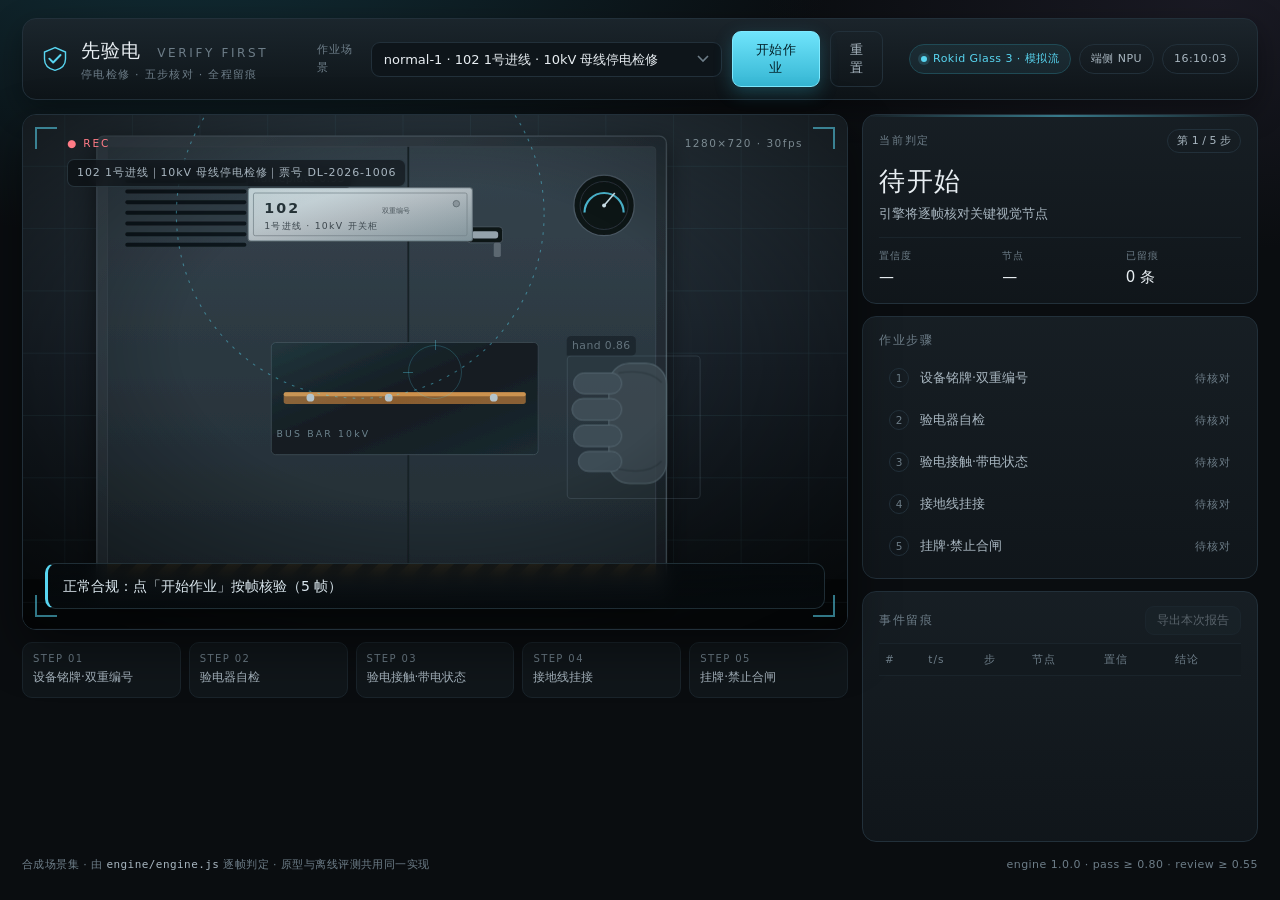
<file: index.html>
<!doctype html>
<html lang="zh-CN">
<head>
<meta charset="utf-8" />
<meta name="viewport" content="width=device-width, initial-scale=1" />
<title>先验电 Verify First</title>
<meta http-equiv="refresh" content="0; url=./web/" />
<style>body{background:#0a0d10;color:#e8eef2;font-family:"Microsoft YaHei",sans-serif;display:grid;place-items:center;height:100vh;margin:0}a{color:#58d5f0}</style>
</head>
<body>
<p>正在进入原型 · <a href="./web/">先验电 Verify First</a></p>
</body>
</html>
</file>
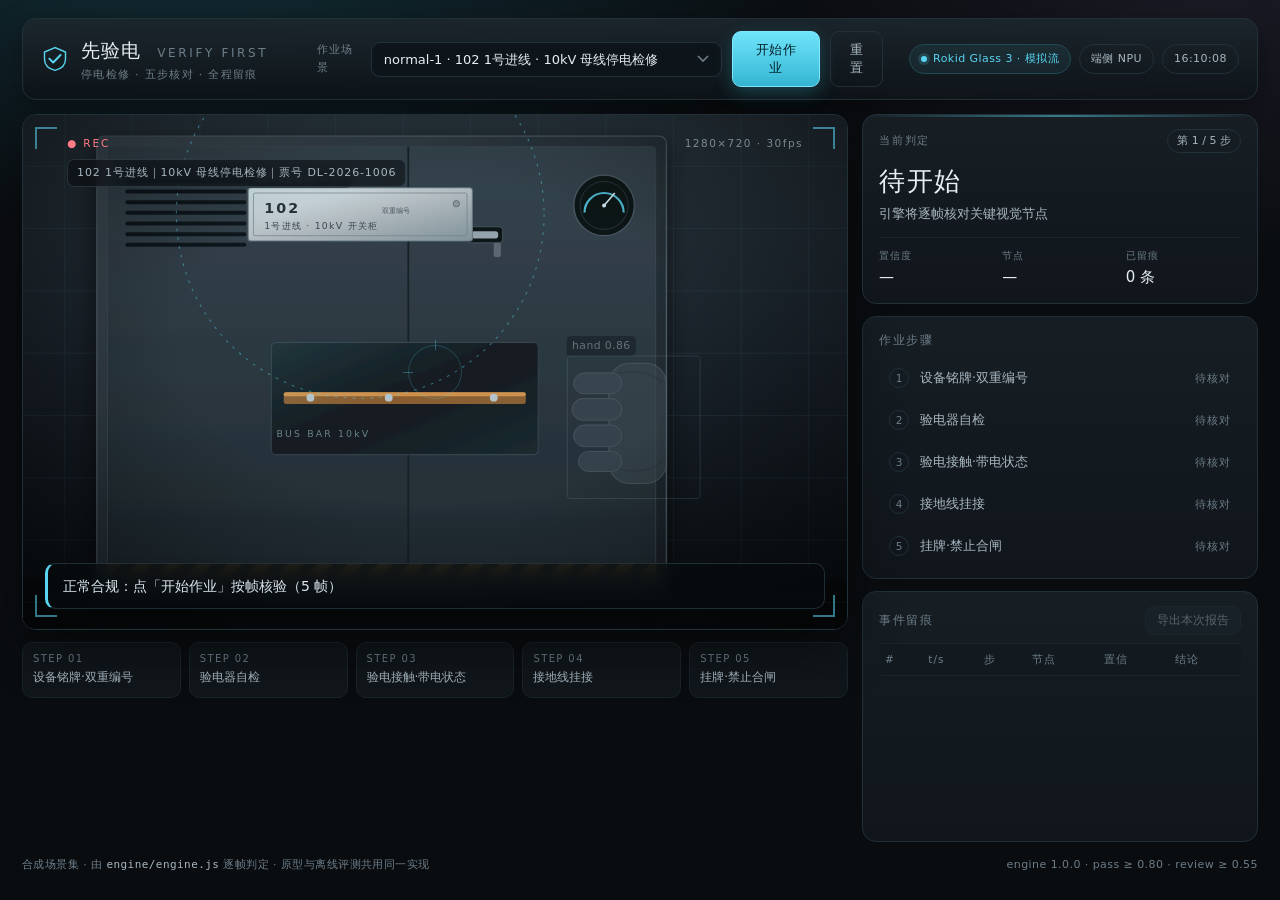
<file: web/index.html>
<!doctype html>
<html lang="zh-CN">
<head>
<meta charset="utf-8" />
<meta name="viewport" content="width=device-width, initial-scale=1" />
<title>先验电 Verify First · 作业核对原型</title>
<link rel="stylesheet" href="./style.css" />
</head>
<body>
<div class="app">
  <header class="topbar">
    <div class="brand">
      <span class="mark" aria-hidden="true">
        <svg viewBox="0 0 32 32" width="28" height="28"><path d="M16 3 4 8v8c0 7 5 11.4 12 13 7-1.6 12-6 12-13V8L16 3Z" fill="none" stroke="currentColor" stroke-width="1.6"/><path d="m9.5 15.6 4.4 4.4 8.4-8.6" fill="none" stroke="currentColor" stroke-width="2.2" stroke-linecap="round" stroke-linejoin="round"/></svg>
      </span>
      <div>
        <h1>先验电 <span>Verify First</span></h1>
        <p>停电检修 · 五步核对 · 全程留痕</p>
      </div>
    </div>

    <div class="taskbar">
      <label for="scene">作业场景</label>
      <select id="scene" aria-label="选择合成场景"></select>
      <button id="run" class="primary">开始作业</button>
      <button id="reset" class="ghost">重置</button>
    </div>

    <div class="devices">
      <span class="pill live"><i></i>Rokid Glass 3 · 模拟流</span>
      <span class="pill">端侧 NPU</span>
      <span class="pill" id="clock">--:--:--</span>
    </div>
  </header>

  <main class="grid">
    <section class="stage" aria-label="第一视角">
      <div class="viewport" id="viewport">
        <div class="hud tl"></div><div class="hud tr"></div><div class="hud bl"></div><div class="hud br"></div>
        <div class="vp-meta"><span class="rec">● REC</span><span id="frameMeta">1280×720 · 30fps</span></div>
        <div class="vp-task" id="taskChip">等待开始</div>
        <div class="svg-wrap">
          <div id="sceneSvg"></div>
          <div class="overlay" id="overlay"></div>
        </div>
        <div class="reticle" aria-hidden="true"></div>
        <div class="hint" id="hint">选择场景后点「开始作业」</div>
      </div>
      <div class="under-stage">
        <div class="stepstrip" id="stepstrip"></div>
      </div>
    </section>

    <aside class="side">
      <div class="card verdict" id="verdictCard">
        <div class="v-head">
          <span class="v-label">当前判定</span>
          <span class="chip" id="stepChip">第 1 / 5 步</span>
        </div>
        <p class="v-main" id="verdictMain">待开始</p>
        <p class="v-sub" id="verdictSub">引擎将逐帧核对关键视觉节点</p>
        <dl class="v-stats">
          <div><dt>置信度</dt><dd id="confVal">—</dd></div>
          <div><dt>节点</dt><dd id="nodeVal">—</dd></div>
          <div><dt>已留痕</dt><dd id="logVal">0 条</dd></div>
        </dl>
      </div>

      <div class="card action" id="actionCard" hidden>
        <p class="a-kicker" id="actionKicker">异常处置</p>
        <h3 id="actionTitle"></h3>
        <p class="a-body" id="actionBody"></p>
        <div class="a-buttons" id="actionButtons"></div>
      </div>

      <div class="card steps">
        <h3>作业步骤</h3>
        <ol id="steps"></ol>
      </div>

      <div class="card logcard">
        <div class="log-head">
          <h3>事件留痕</h3>
          <button id="export" class="mini" disabled>导出本次报告</button>
        </div>
        <div class="log-wrap">
          <table id="log">
            <thead><tr><th>#</th><th>t/s</th><th>步</th><th>节点</th><th>置信</th><th>结论</th></tr></thead>
            <tbody></tbody>
          </table>
        </div>
      </div>
    </aside>
  </main>

  <footer class="foot">
    <span>合成场景集 · 由 <code>engine/engine.js</code> 逐帧判定 · 原型与离线评测共用同一实现</span>
    <span id="engineMeta">engine 1.0.0 · pass ≥ 0.80 · review ≥ 0.55</span>
  </footer>
</div>

<div class="modal" id="reportModal" hidden>
  <div class="sheet">
    <div class="sheet-head">
      <h2>作业核对报告</h2>
      <div>
        <button id="printReport" class="mini">打印 / 存为 PDF</button>
        <button id="closeReport" class="mini ghost">关闭</button>
      </div>
    </div>
    <div id="reportBody"></div>
  </div>
</div>

<script type="module" src="./app.js"></script>
</body>
</html>
</file>
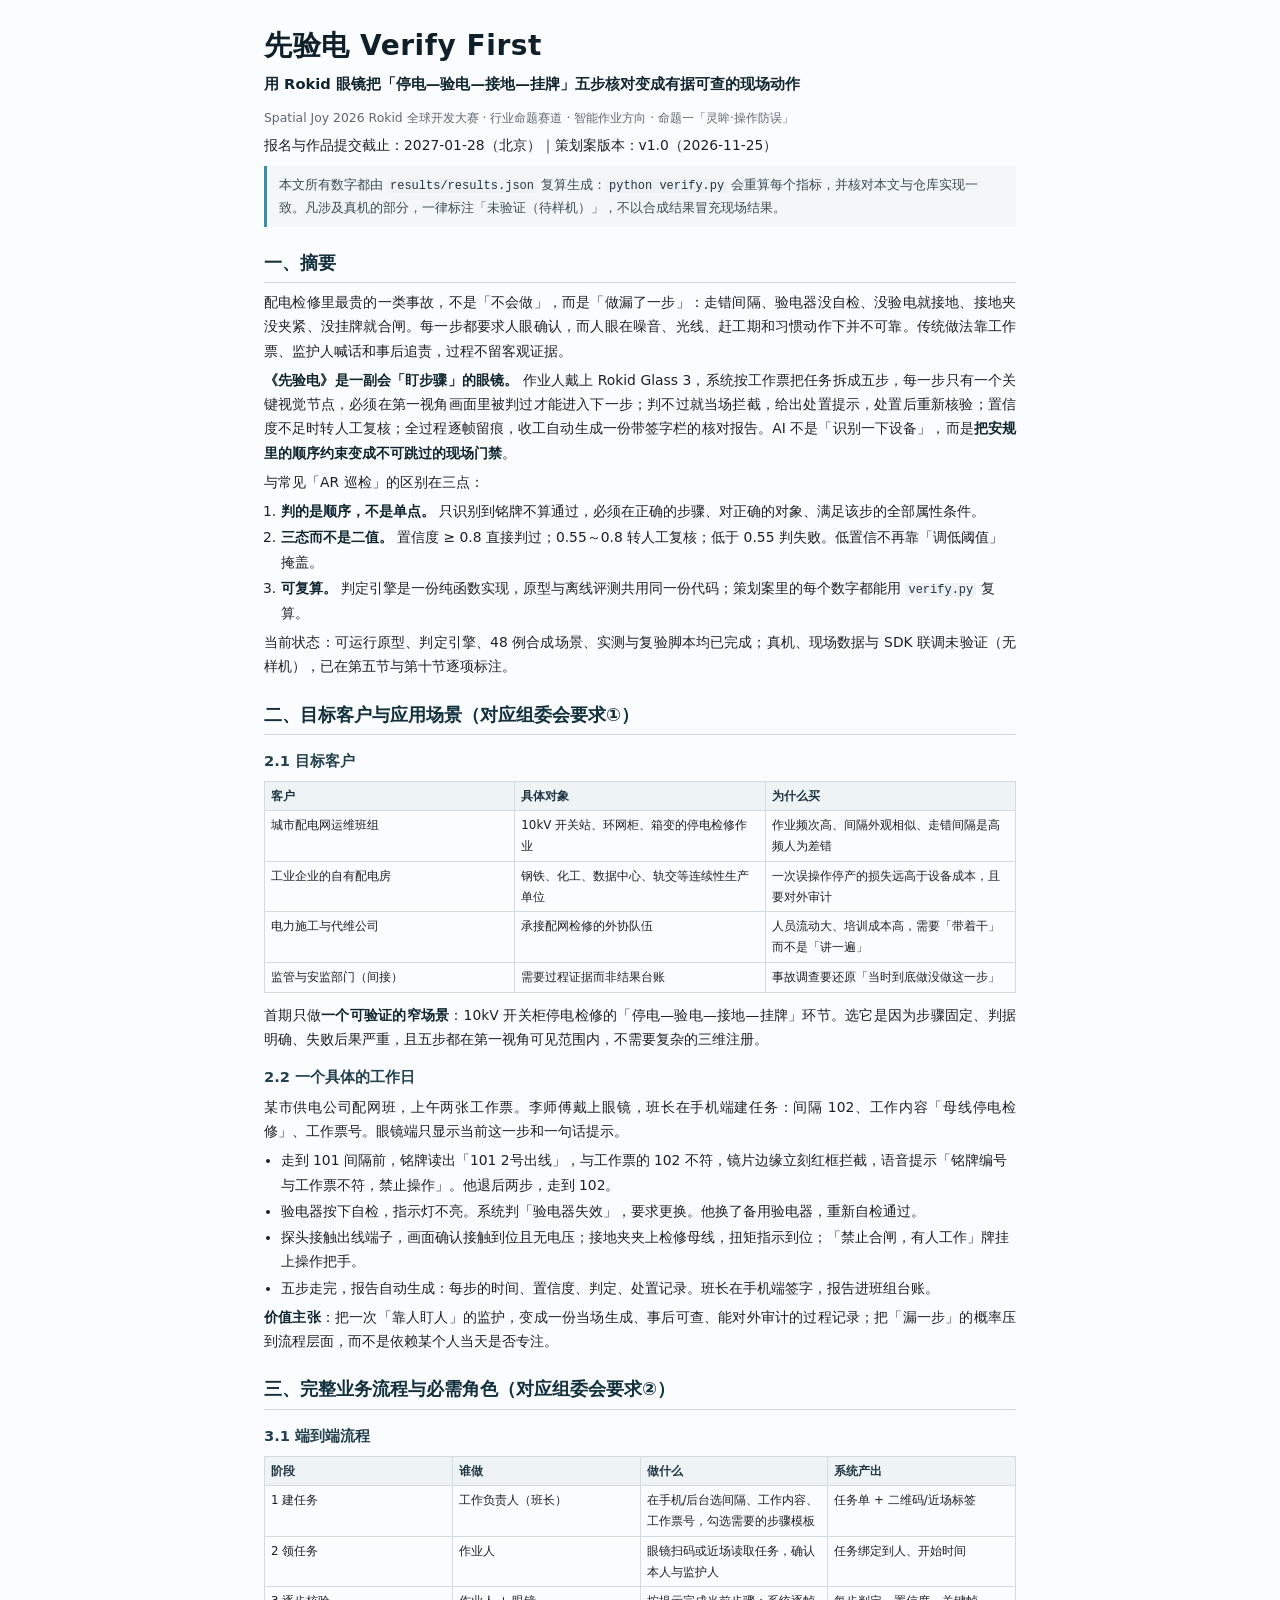
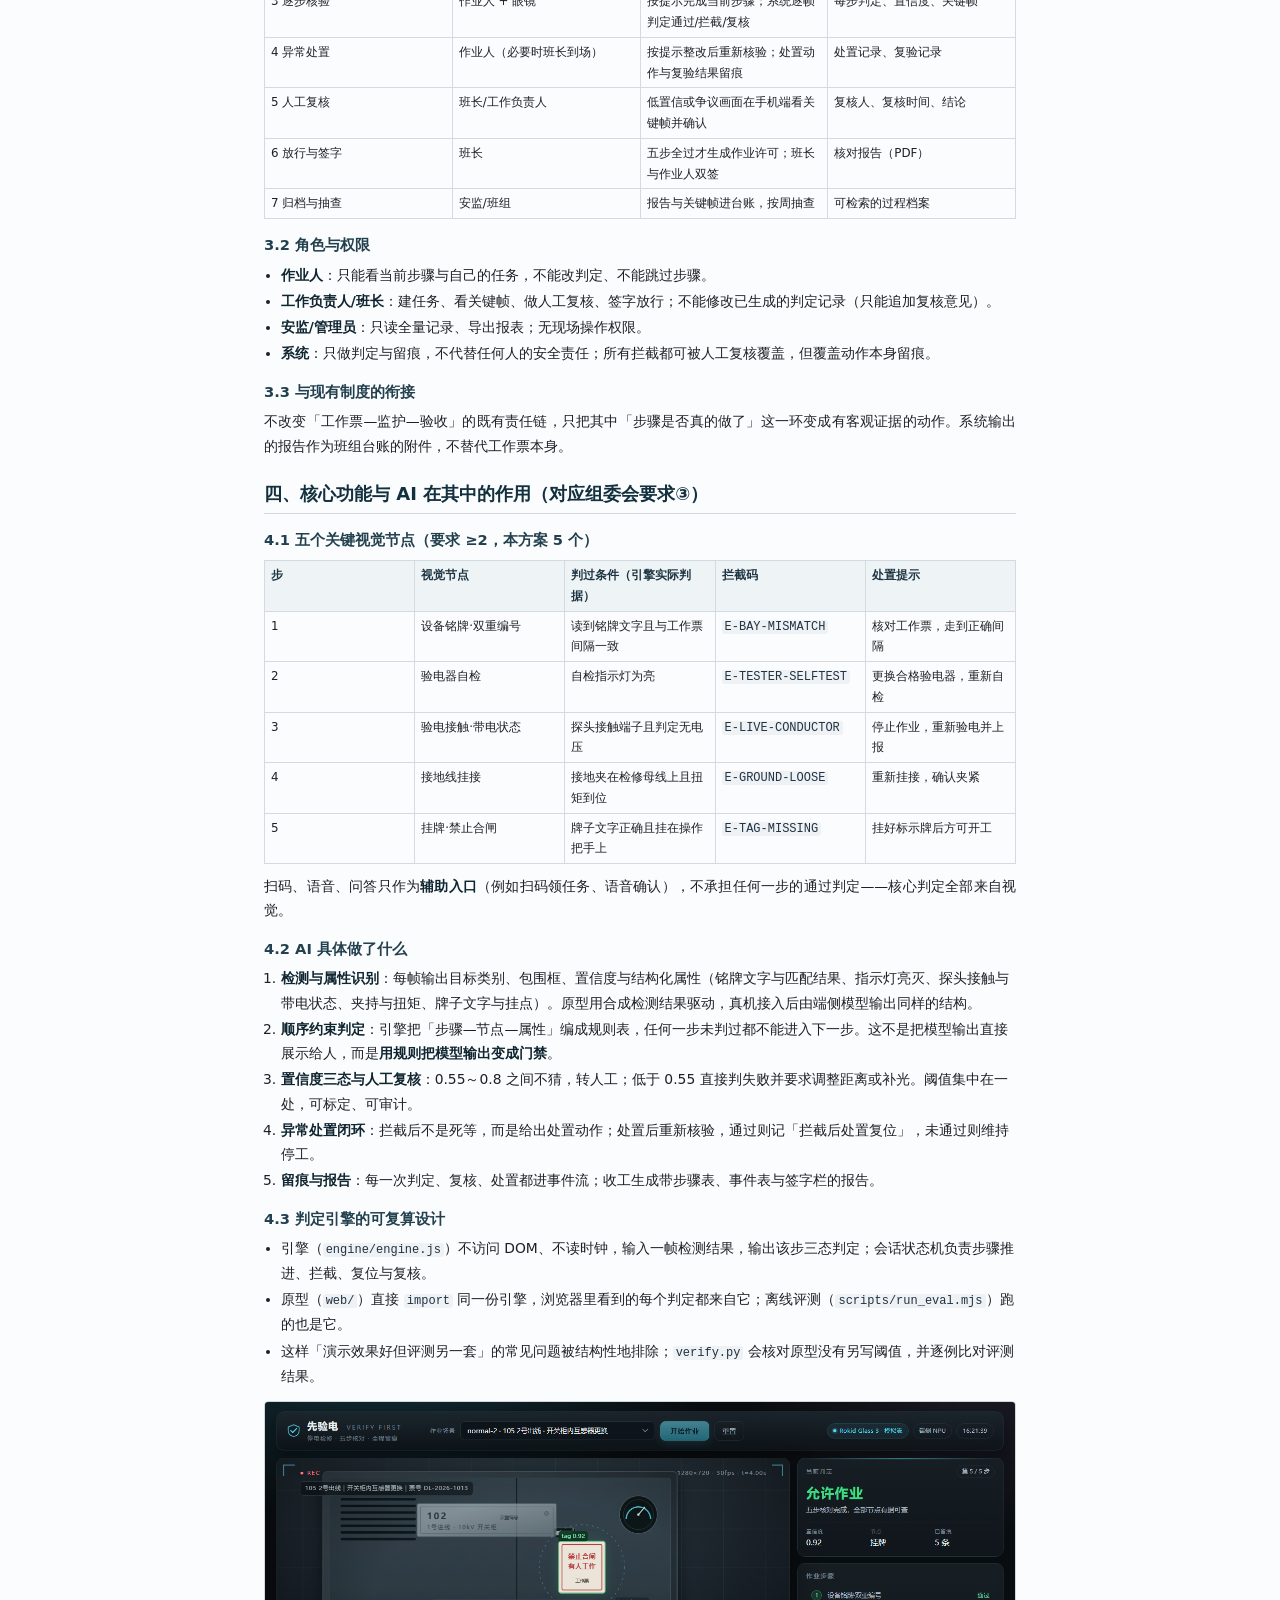
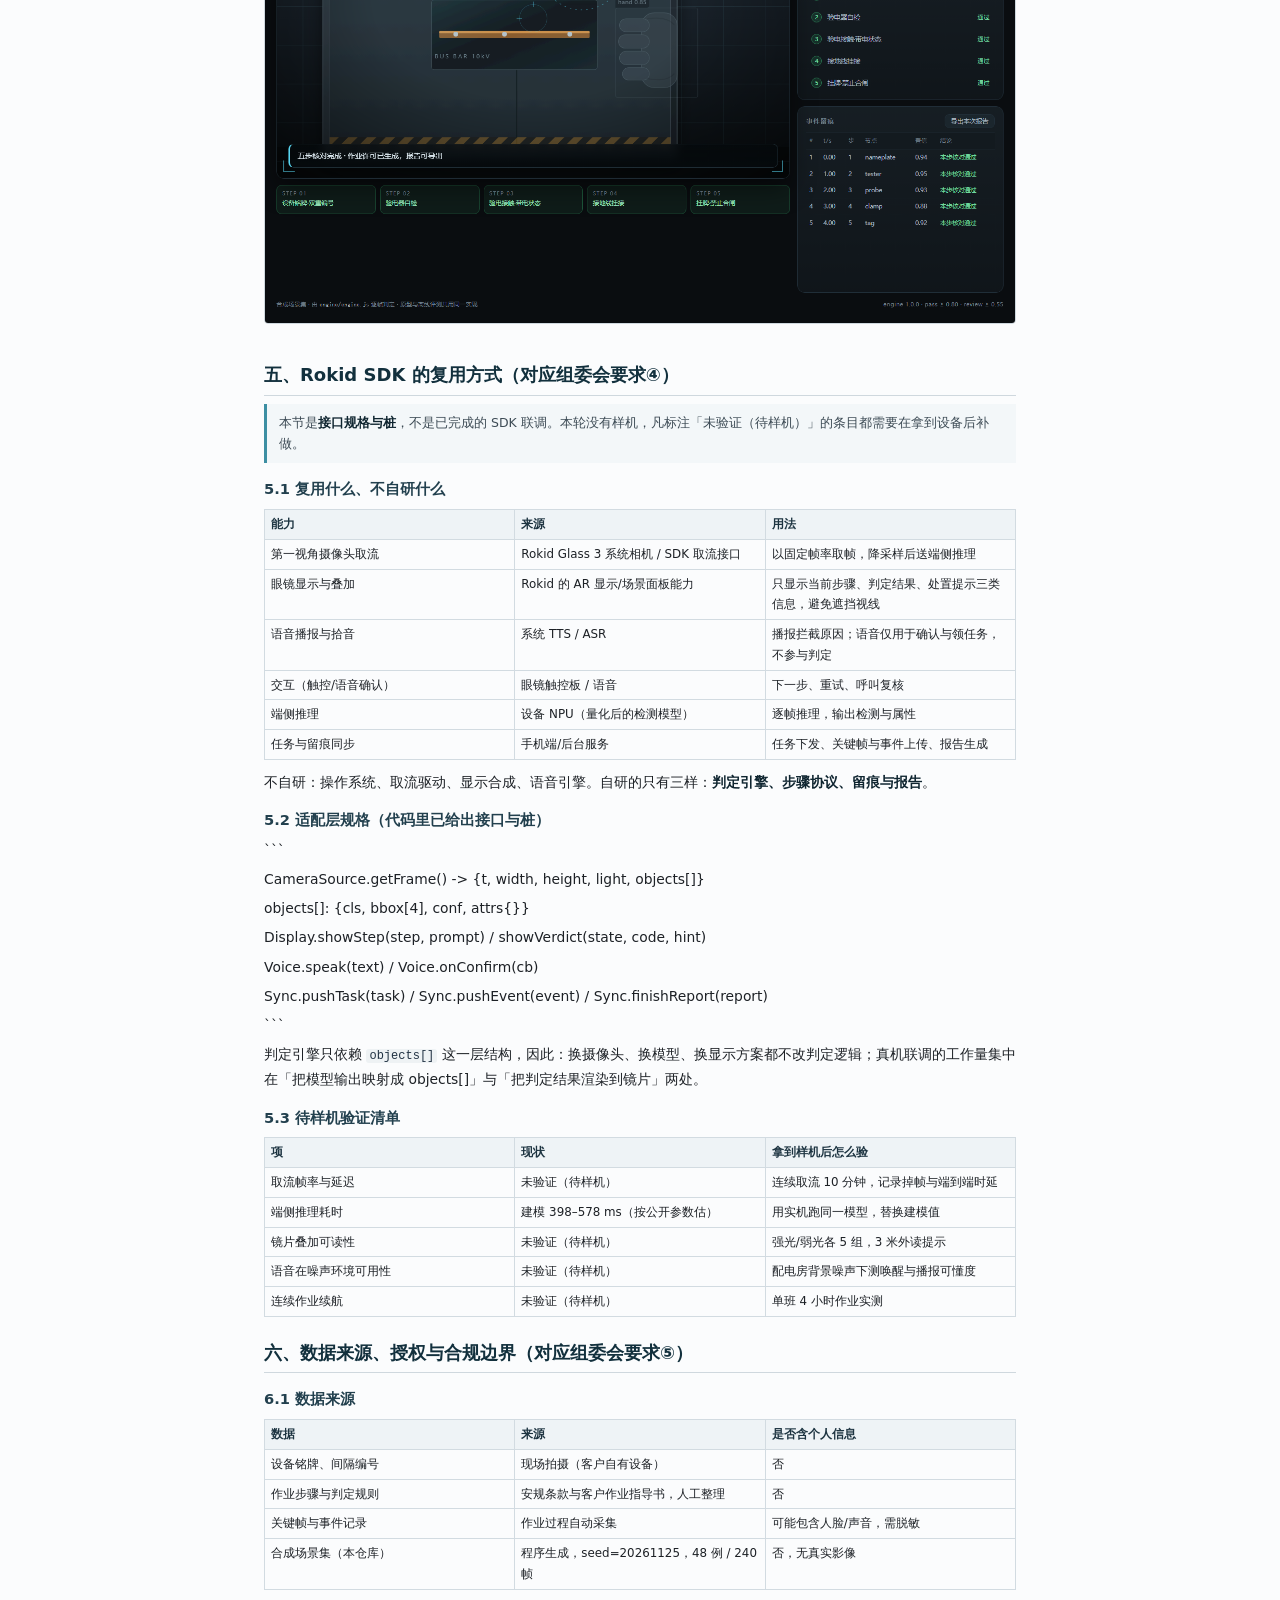
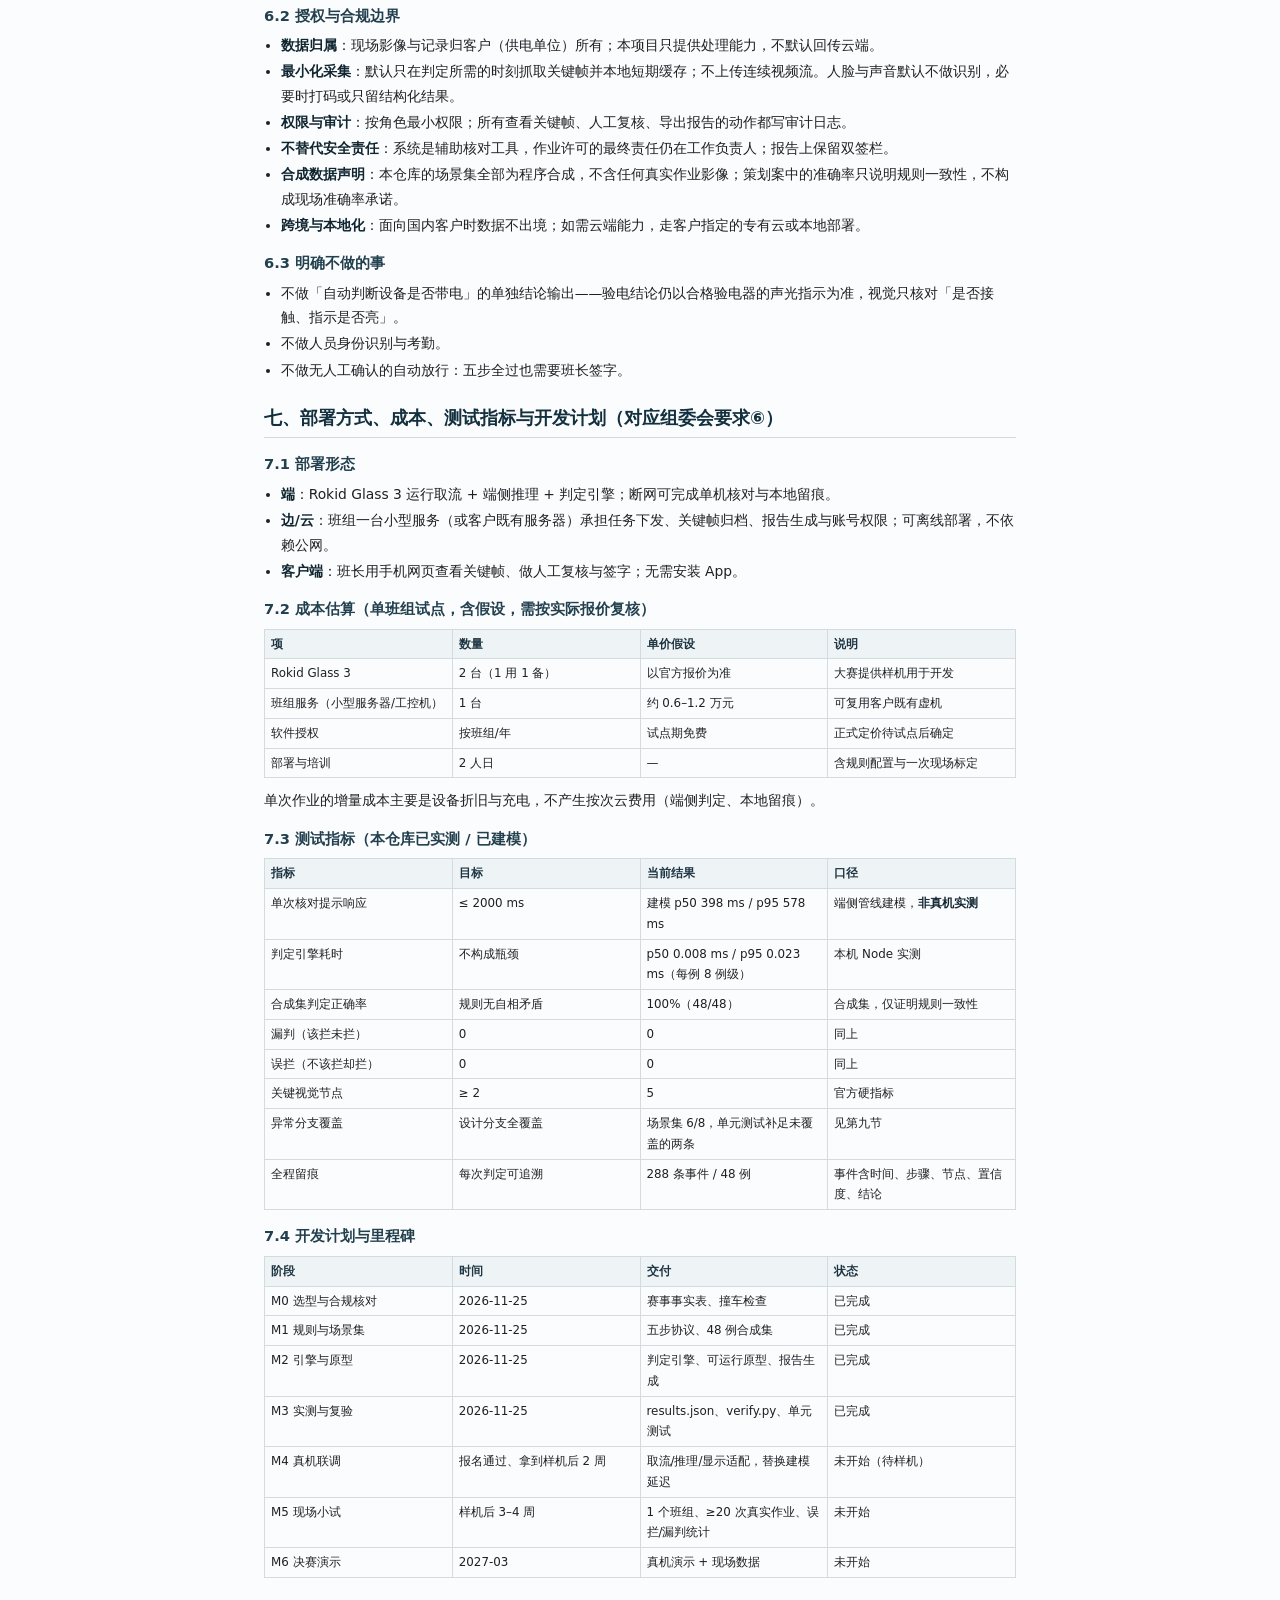
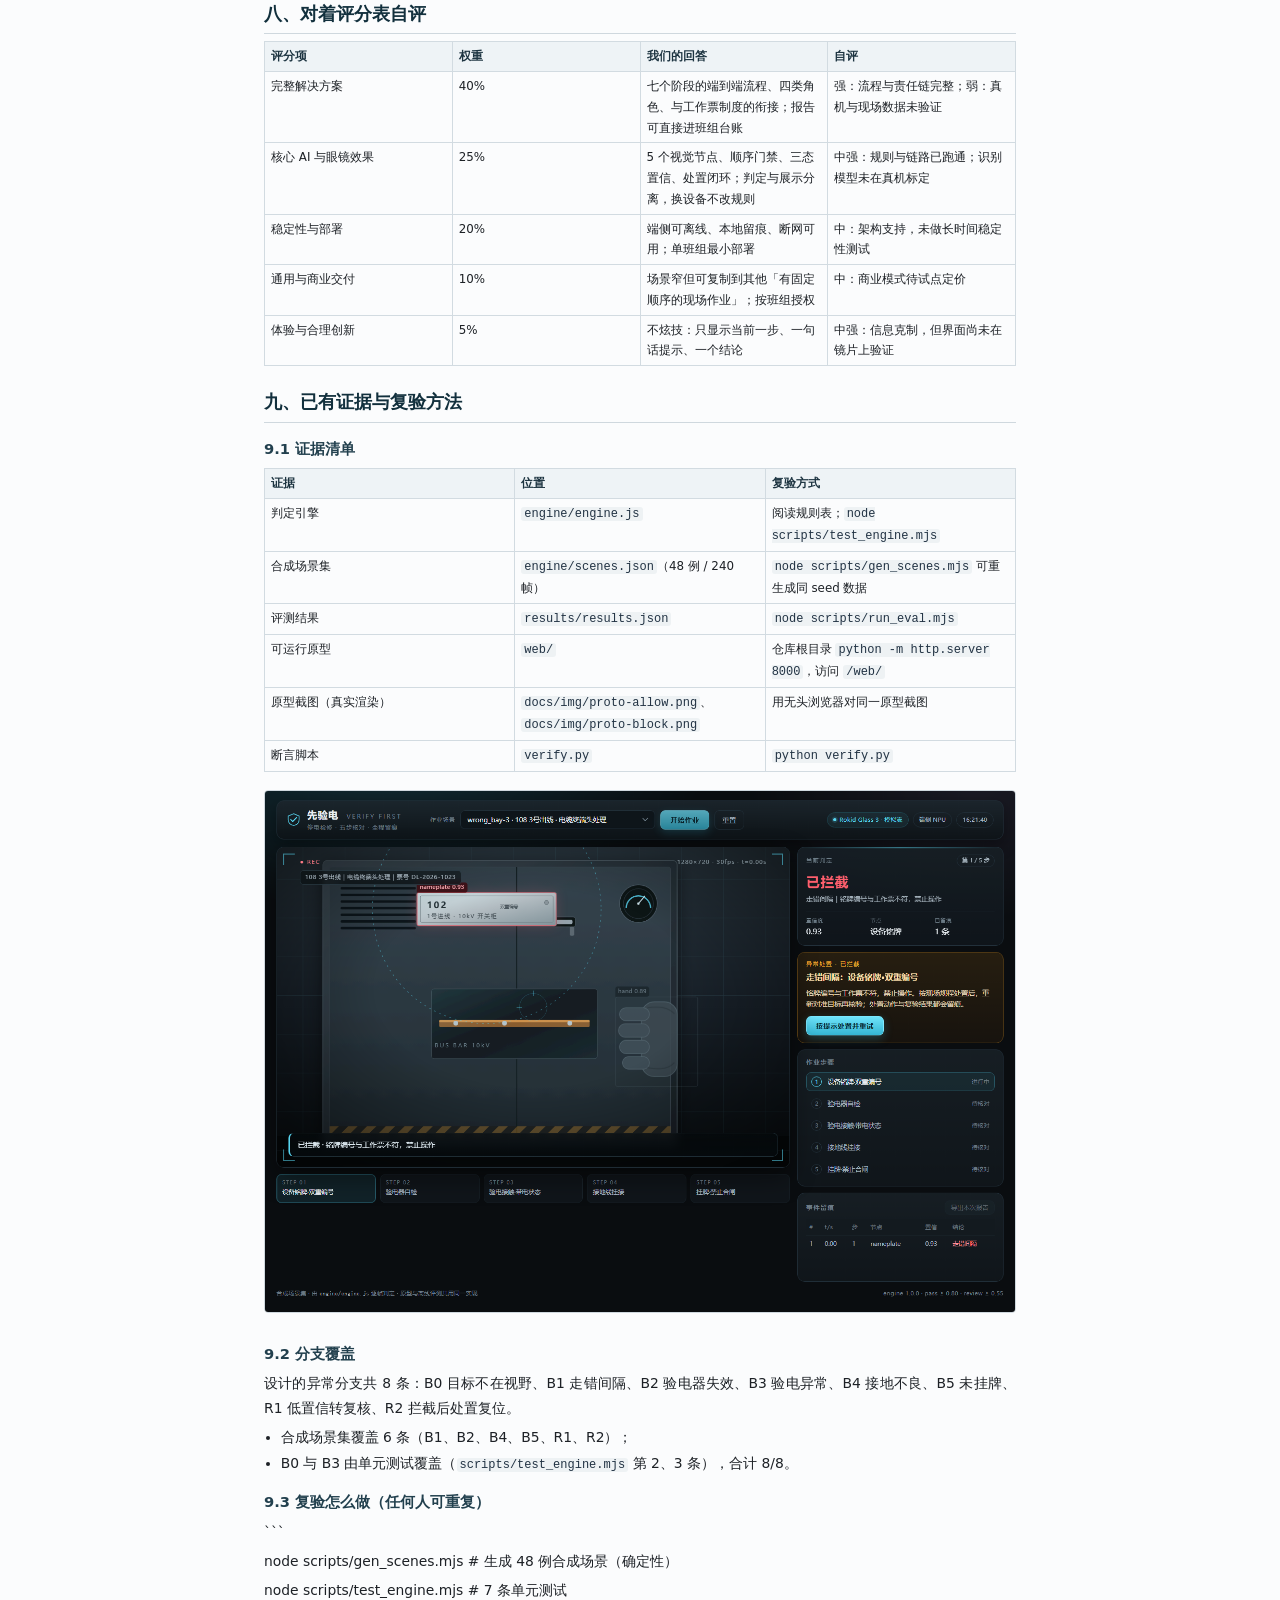
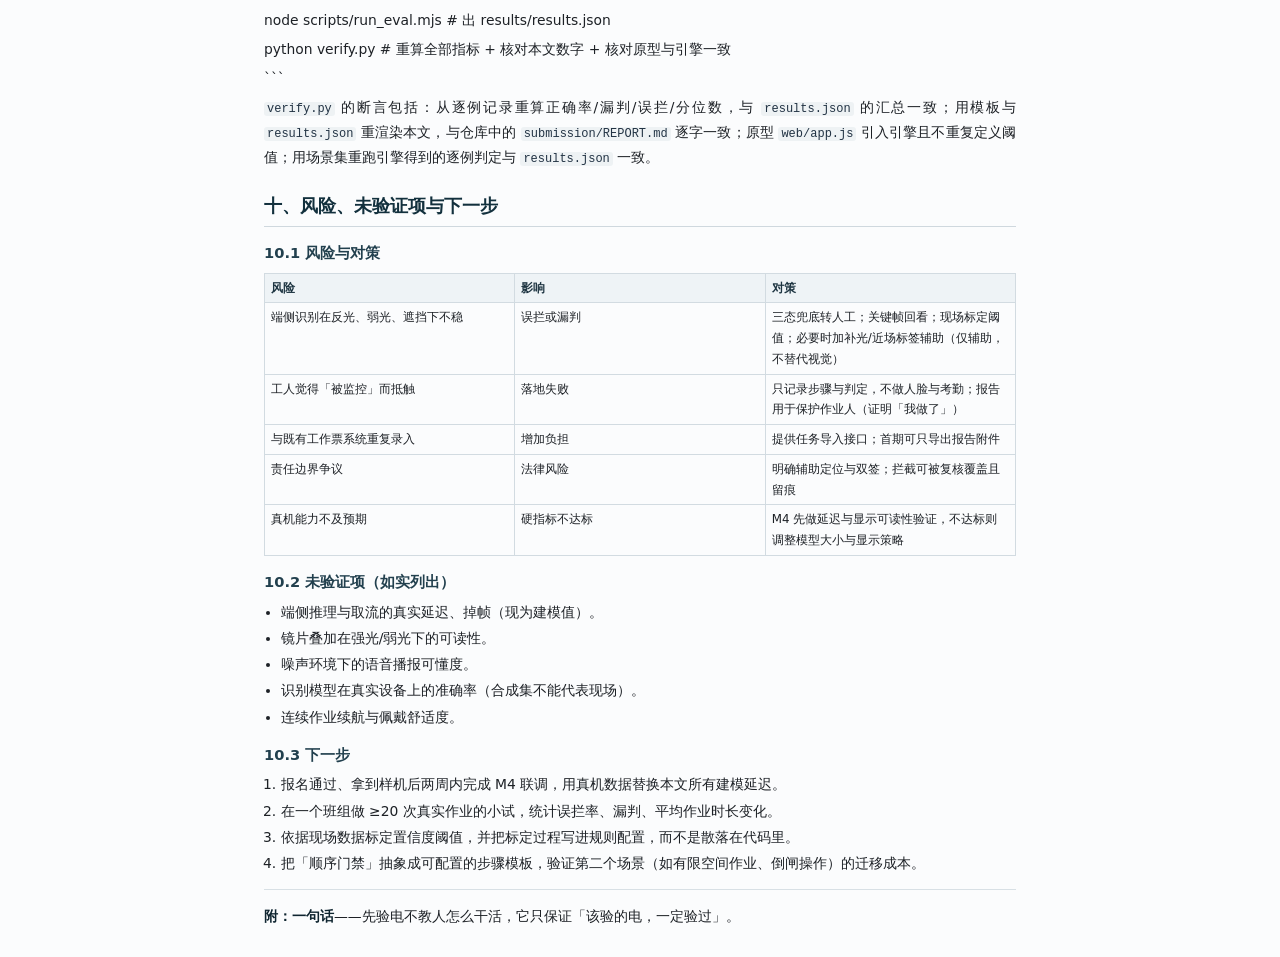
<file: submission/REPORT.html>
<!doctype html>
<html lang="zh-CN"><head><meta charset="utf-8" />
<title>先验电 Verify First · 报名策划案</title>
<style>
  @page { size: A4; margin: 18mm 16mm 16mm 16mm; }
  * { box-sizing: border-box; }
  body { font-family: "Microsoft YaHei", "PingFang SC", "Noto Sans CJK SC", system-ui, sans-serif;
         color: #1d2126; font-size: 10.4pt; line-height: 1.75; margin: 0; }
  h1 { font-size: 21pt; line-height: 1.25; margin: 0 0 8px; letter-spacing: 0.02em; color: #10202a; }
  h1 + p { font-size: 11pt; color: #46525c; margin: 0 0 10px; }
  h1 + p + p { color: #5d6873; font-size: 9.3pt; }
  h2 { font-size: 13.5pt; margin: 20px 0 7px; padding-bottom: 4px; border-bottom: 1.2px solid #cfd8de;
       color: #12303d; page-break-after: avoid; }
  h3 { font-size: 11pt; margin: 13px 0 5px; color: #22404e; page-break-after: avoid; }
  p { margin: 5px 0; text-align: justify; }
  ul, ol { margin: 5px 0 5px 1.2em; padding: 0; }
  li { margin: 2px 0; }
  strong { color: #0f2530; }
  code { background: #eef2f4; padding: 0 3px; border-radius: 3px; font-size: 9pt;
         font-family: Consolas, "Courier New", monospace; color: #234; }
  blockquote { margin: 8px 0; padding: 8px 12px; background: #f3f7f9; border-left: 3px solid #3d8fa3;
               color: #3d4b55; font-size: 9.4pt; }
  table { width: 100%; border-collapse: collapse; margin: 7px 0 10px; font-size: 8.9pt;
          page-break-inside: auto; table-layout: fixed; }
  th, td { border: 1px solid #d2dbe1; padding: 4px 6px; vertical-align: top; text-align: left;
           word-break: break-word; overflow-wrap: anywhere; }
  th { background: #eef3f6; font-weight: 600; color: #1d3441; }
  tr { page-break-inside: avoid; }
  hr { border: 0; border-top: 1px solid #d8e0e5; margin: 14px 0; }
  img { max-width: 100%; border: 1px solid #cfd8de; border-radius: 4px; margin: 8px 0; }
  h2 + p, h3 + p { page-break-before: avoid; }
  @media screen {
    body { max-width: 800px; margin: 28px auto; padding: 0 24px; background: #fbfcfd; }
  }
</style></head><body>
<h1>先验电 Verify First</h1>
<p><strong>用 Rokid 眼镜把「停电—验电—接地—挂牌」五步核对变成有据可查的现场动作</strong></p>
<p>Spatial Joy 2026 Rokid 全球开发大赛 · 行业命题赛道 · 智能作业方向 · 命题一「灵眸·操作防误」</p>
<p>报名与作品提交截止：2027-01-28（北京）｜策划案版本：v1.0（2026-11-25）</p>
<blockquote>本文所有数字都由 <code>results/results.json</code> 复算生成：<code>python verify.py</code> 会重算每个指标，并核对本文与仓库实现一致。凡涉及真机的部分，一律标注「未验证（待样机）」，不以合成结果冒充现场结果。</blockquote>
<h2>一、摘要</h2>
<p>配电检修里最贵的一类事故，不是「不会做」，而是「做漏了一步」：走错间隔、验电器没自检、没验电就接地、接地夹没夹紧、没挂牌就合闸。每一步都要求人眼确认，而人眼在噪音、光线、赶工期和习惯动作下并不可靠。传统做法靠工作票、监护人喊话和事后追责，过程不留客观证据。</p>
<p><strong>《先验电》是一副会「盯步骤」的眼镜。</strong> 作业人戴上 Rokid Glass 3，系统按工作票把任务拆成五步，每一步只有一个关键视觉节点，必须在第一视角画面里被判过才能进入下一步；判不过就当场拦截，给出处置提示，处置后重新核验；置信度不足时转人工复核；全过程逐帧留痕，收工自动生成一份带签字栏的核对报告。AI 不是「识别一下设备」，而是<strong>把安规里的顺序约束变成不可跳过的现场门禁</strong>。</p>
<p>与常见「AR 巡检」的区别在三点：</p>
<ol>
<li><strong>判的是顺序，不是单点。</strong> 只识别到铭牌不算通过，必须在正确的步骤、对正确的对象、满足该步的全部属性条件。</li>
<li><strong>三态而不是二值。</strong> 置信度 ≥ 0.8 直接判过；0.55～0.8 转人工复核；低于 0.55 判失败。低置信不再靠「调低阈值」掩盖。</li>
<li><strong>可复算。</strong> 判定引擎是一份纯函数实现，原型与离线评测共用同一份代码；策划案里的每个数字都能用 <code>verify.py</code> 复算。</li>
</ol>
<p>当前状态：可运行原型、判定引擎、48 例合成场景、实测与复验脚本均已完成；真机、现场数据与 SDK 联调未验证（无样机），已在第五节与第十节逐项标注。</p>
<h2>二、目标客户与应用场景（对应组委会要求①）</h2>
<h3>2.1 目标客户</h3>
<table><thead><tr><th>客户</th><th>具体对象</th><th>为什么买</th></tr></thead><tbody>
<tr><td>城市配电网运维班组</td><td>10kV 开关站、环网柜、箱变的停电检修作业</td><td>作业频次高、间隔外观相似、走错间隔是高频人为差错</td></tr>
<tr><td>工业企业的自有配电房</td><td>钢铁、化工、数据中心、轨交等连续性生产单位</td><td>一次误操作停产的损失远高于设备成本，且要对外审计</td></tr>
<tr><td>电力施工与代维公司</td><td>承接配网检修的外协队伍</td><td>人员流动大、培训成本高，需要「带着干」而不是「讲一遍」</td></tr>
<tr><td>监管与安监部门（间接）</td><td>需要过程证据而非结果台账</td><td>事故调查要还原「当时到底做没做这一步」</td></tr>
</tbody></table>
<p>首期只做<strong>一个可验证的窄场景</strong>：10kV 开关柜停电检修的「停电—验电—接地—挂牌」环节。选它是因为步骤固定、判据明确、失败后果严重，且五步都在第一视角可见范围内，不需要复杂的三维注册。</p>
<h3>2.2 一个具体的工作日</h3>
<p>某市供电公司配网班，上午两张工作票。李师傅戴上眼镜，班长在手机端建任务：间隔 102、工作内容「母线停电检修」、工作票号。眼镜端只显示当前这一步和一句话提示。</p>
<ul>
<li>走到 101 间隔前，铭牌读出「101 2号出线」，与工作票的 102 不符，镜片边缘立刻红框拦截，语音提示「铭牌编号与工作票不符，禁止操作」。他退后两步，走到 102。</li>
<li>验电器按下自检，指示灯不亮。系统判「验电器失效」，要求更换。他换了备用验电器，重新自检通过。</li>
<li>探头接触出线端子，画面确认接触到位且无电压；接地夹夹上检修母线，扭矩指示到位；「禁止合闸，有人工作」牌挂上操作把手。</li>
<li>五步走完，报告自动生成：每步的时间、置信度、判定、处置记录。班长在手机端签字，报告进班组台账。</li>
</ul>
<p><strong>价值主张</strong>：把一次「靠人盯人」的监护，变成一份当场生成、事后可查、能对外审计的过程记录；把「漏一步」的概率压到流程层面，而不是依赖某个人当天是否专注。</p>
<h2>三、完整业务流程与必需角色（对应组委会要求②）</h2>
<h3>3.1 端到端流程</h3>
<table><thead><tr><th>阶段</th><th>谁做</th><th>做什么</th><th>系统产出</th></tr></thead><tbody>
<tr><td>1 建任务</td><td>工作负责人（班长）</td><td>在手机/后台选间隔、工作内容、工作票号，勾选需要的步骤模板</td><td>任务单 + 二维码/近场标签</td></tr>
<tr><td>2 领任务</td><td>作业人</td><td>眼镜扫码或近场读取任务，确认本人与监护人</td><td>任务绑定到人、开始时间</td></tr>
<tr><td>3 逐步核验</td><td>作业人 + 眼镜</td><td>按提示完成当前步骤；系统逐帧判定通过/拦截/复核</td><td>每步判定、置信度、关键帧</td></tr>
<tr><td>4 异常处置</td><td>作业人（必要时班长到场）</td><td>按提示整改后重新核验；处置动作与复验结果留痕</td><td>处置记录、复验记录</td></tr>
<tr><td>5 人工复核</td><td>班长/工作负责人</td><td>低置信或争议画面在手机端看关键帧并确认</td><td>复核人、复核时间、结论</td></tr>
<tr><td>6 放行与签字</td><td>班长</td><td>五步全过才生成作业许可；班长与作业人双签</td><td>核对报告（PDF）</td></tr>
<tr><td>7 归档与抽查</td><td>安监/班组</td><td>报告与关键帧进台账，按周抽查</td><td>可检索的过程档案</td></tr>
</tbody></table>
<h3>3.2 角色与权限</h3>
<ul>
<li><strong>作业人</strong>：只能看当前步骤与自己的任务，不能改判定、不能跳过步骤。</li>
<li><strong>工作负责人/班长</strong>：建任务、看关键帧、做人工复核、签字放行；不能修改已生成的判定记录（只能追加复核意见）。</li>
<li><strong>安监/管理员</strong>：只读全量记录、导出报表；无现场操作权限。</li>
<li><strong>系统</strong>：只做判定与留痕，不代替任何人的安全责任；所有拦截都可被人工复核覆盖，但覆盖动作本身留痕。</li>
</ul>
<h3>3.3 与现有制度的衔接</h3>
<p>不改变「工作票—监护—验收」的既有责任链，只把其中「步骤是否真的做了」这一环变成有客观证据的动作。系统输出的报告作为班组台账的附件，不替代工作票本身。</p>
<h2>四、核心功能与 AI 在其中的作用（对应组委会要求③）</h2>
<h3>4.1 五个关键视觉节点（要求 ≥2，本方案 5 个）</h3>
<table><thead><tr><th>步</th><th>视觉节点</th><th>判过条件（引擎实际判据）</th><th>拦截码</th><th>处置提示</th></tr></thead><tbody>
<tr><td>1</td><td>设备铭牌·双重编号</td><td>读到铭牌文字且与工作票间隔一致</td><td><code>E-BAY-MISMATCH</code></td><td>核对工作票，走到正确间隔</td></tr>
<tr><td>2</td><td>验电器自检</td><td>自检指示灯为亮</td><td><code>E-TESTER-SELFTEST</code></td><td>更换合格验电器，重新自检</td></tr>
<tr><td>3</td><td>验电接触·带电状态</td><td>探头接触端子且判定无电压</td><td><code>E-LIVE-CONDUCTOR</code></td><td>停止作业，重新验电并上报</td></tr>
<tr><td>4</td><td>接地线挂接</td><td>接地夹在检修母线上且扭矩到位</td><td><code>E-GROUND-LOOSE</code></td><td>重新挂接，确认夹紧</td></tr>
<tr><td>5</td><td>挂牌·禁止合闸</td><td>牌子文字正确且挂在操作把手上</td><td><code>E-TAG-MISSING</code></td><td>挂好标示牌后方可开工</td></tr>
</tbody></table>
<p>扫码、语音、问答只作为<strong>辅助入口</strong>（例如扫码领任务、语音确认），不承担任何一步的通过判定——核心判定全部来自视觉。</p>
<h3>4.2 AI 具体做了什么</h3>
<ol>
<li><strong>检测与属性识别</strong>：每帧输出目标类别、包围框、置信度与结构化属性（铭牌文字与匹配结果、指示灯亮灭、探头接触与带电状态、夹持与扭矩、牌子文字与挂点）。原型用合成检测结果驱动，真机接入后由端侧模型输出同样的结构。</li>
<li><strong>顺序约束判定</strong>：引擎把「步骤—节点—属性」编成规则表，任何一步未判过都不能进入下一步。这不是把模型输出直接展示给人，而是<strong>用规则把模型输出变成门禁</strong>。</li>
<li><strong>置信度三态与人工复核</strong>：0.55～0.8 之间不猜，转人工；低于 0.55 直接判失败并要求调整距离或补光。阈值集中在一处，可标定、可审计。</li>
<li><strong>异常处置闭环</strong>：拦截后不是死等，而是给出处置动作；处置后重新核验，通过则记「拦截后处置复位」，未通过则维持停工。</li>
<li><strong>留痕与报告</strong>：每一次判定、复核、处置都进事件流；收工生成带步骤表、事件表与签字栏的报告。</li>
</ol>
<h3>4.3 判定引擎的可复算设计</h3>
<ul>
<li>引擎（<code>engine/engine.js</code>）不访问 DOM、不读时钟，输入一帧检测结果，输出该步三态判定；会话状态机负责步骤推进、拦截、复位与复核。</li>
<li>原型（<code>web/</code>）直接 <code>import</code> 同一份引擎，浏览器里看到的每个判定都来自它；离线评测（<code>scripts/run_eval.mjs</code>）跑的也是它。</li>
<li>这样「演示效果好但评测另一套」的常见问题被结构性地排除；<code>verify.py</code> 会核对原型没有另写阈值，并逐例比对评测结果。</li>
</ul>
<p><img alt="原型第一视角：五步全部通过后给出「允许作业」，右侧是步骤结论与全事件留痕（真实渲染，非手绘）" src="../docs/img/proto-allow.png" /></p>
<h2>五、Rokid SDK 的复用方式（对应组委会要求④）</h2>
<blockquote>本节是<strong>接口规格与桩</strong>，不是已完成的 SDK 联调。本轮没有样机，凡标注「未验证（待样机）」的条目都需要在拿到设备后补做。</blockquote>
<h3>5.1 复用什么、不自研什么</h3>
<table><thead><tr><th>能力</th><th>来源</th><th>用法</th></tr></thead><tbody>
<tr><td>第一视角摄像头取流</td><td>Rokid Glass 3 系统相机 / SDK 取流接口</td><td>以固定帧率取帧，降采样后送端侧推理</td></tr>
<tr><td>眼镜显示与叠加</td><td>Rokid 的 AR 显示/场景面板能力</td><td>只显示当前步骤、判定结果、处置提示三类信息，避免遮挡视线</td></tr>
<tr><td>语音播报与拾音</td><td>系统 TTS / ASR</td><td>播报拦截原因；语音仅用于确认与领任务，不参与判定</td></tr>
<tr><td>交互（触控/语音确认）</td><td>眼镜触控板 / 语音</td><td>下一步、重试、呼叫复核</td></tr>
<tr><td>端侧推理</td><td>设备 NPU（量化后的检测模型）</td><td>逐帧推理，输出检测与属性</td></tr>
<tr><td>任务与留痕同步</td><td>手机端/后台服务</td><td>任务下发、关键帧与事件上传、报告生成</td></tr>
</tbody></table>
<p>不自研：操作系统、取流驱动、显示合成、语音引擎。自研的只有三样：<strong>判定引擎、步骤协议、留痕与报告</strong>。</p>
<h3>5.2 适配层规格（代码里已给出接口与桩）</h3>
<p>```</p>
<p>CameraSource.getFrame() -&gt; {t, width, height, light, objects[]}</p>
<p>objects[]: {cls, bbox[4], conf, attrs{}}</p>
<p>Display.showStep(step, prompt) / showVerdict(state, code, hint)</p>
<p>Voice.speak(text) / Voice.onConfirm(cb)</p>
<p>Sync.pushTask(task) / Sync.pushEvent(event) / Sync.finishReport(report)</p>
<p>```</p>
<p>判定引擎只依赖 <code>objects[]</code> 这一层结构，因此：换摄像头、换模型、换显示方案都不改判定逻辑；真机联调的工作量集中在「把模型输出映射成 objects[]」与「把判定结果渲染到镜片」两处。</p>
<h3>5.3 待样机验证清单</h3>
<table><thead><tr><th>项</th><th>现状</th><th>拿到样机后怎么验</th></tr></thead><tbody>
<tr><td>取流帧率与延迟</td><td>未验证（待样机）</td><td>连续取流 10 分钟，记录掉帧与端到端时延</td></tr>
<tr><td>端侧推理耗时</td><td>建模 398–578 ms（按公开参数估）</td><td>用实机跑同一模型，替换建模值</td></tr>
<tr><td>镜片叠加可读性</td><td>未验证（待样机）</td><td>强光/弱光各 5 组，3 米外读提示</td></tr>
<tr><td>语音在噪声环境可用性</td><td>未验证（待样机）</td><td>配电房背景噪声下测唤醒与播报可懂度</td></tr>
<tr><td>连续作业续航</td><td>未验证（待样机）</td><td>单班 4 小时作业实测</td></tr>
</tbody></table>
<h2>六、数据来源、授权与合规边界（对应组委会要求⑤）</h2>
<h3>6.1 数据来源</h3>
<table><thead><tr><th>数据</th><th>来源</th><th>是否含个人信息</th></tr></thead><tbody>
<tr><td>设备铭牌、间隔编号</td><td>现场拍摄（客户自有设备）</td><td>否</td></tr>
<tr><td>作业步骤与判定规则</td><td>安规条款与客户作业指导书，人工整理</td><td>否</td></tr>
<tr><td>关键帧与事件记录</td><td>作业过程自动采集</td><td>可能包含人脸/声音，需脱敏</td></tr>
<tr><td>合成场景集（本仓库）</td><td>程序生成，seed=20261125，48 例 / 240 帧</td><td>否，无真实影像</td></tr>
</tbody></table>
<h3>6.2 授权与合规边界</h3>
<ul>
<li><strong>数据归属</strong>：现场影像与记录归客户（供电单位）所有；本项目只提供处理能力，不默认回传云端。</li>
<li><strong>最小化采集</strong>：默认只在判定所需的时刻抓取关键帧并本地短期缓存；不上传连续视频流。人脸与声音默认不做识别，必要时打码或只留结构化结果。</li>
<li><strong>权限与审计</strong>：按角色最小权限；所有查看关键帧、人工复核、导出报告的动作都写审计日志。</li>
<li><strong>不替代安全责任</strong>：系统是辅助核对工具，作业许可的最终责任仍在工作负责人；报告上保留双签栏。</li>
<li><strong>合成数据声明</strong>：本仓库的场景集全部为程序合成，不含任何真实作业影像；策划案中的准确率只说明规则一致性，不构成现场准确率承诺。</li>
<li><strong>跨境与本地化</strong>：面向国内客户时数据不出境；如需云端能力，走客户指定的专有云或本地部署。</li>
</ul>
<h3>6.3 明确不做的事</h3>
<ul>
<li>不做「自动判断设备是否带电」的单独结论输出——验电结论仍以合格验电器的声光指示为准，视觉只核对「是否接触、指示是否亮」。</li>
<li>不做人员身份识别与考勤。</li>
<li>不做无人工确认的自动放行：五步全过也需要班长签字。</li>
</ul>
<h2>七、部署方式、成本、测试指标与开发计划（对应组委会要求⑥）</h2>
<h3>7.1 部署形态</h3>
<ul>
<li><strong>端</strong>：Rokid Glass 3 运行取流 + 端侧推理 + 判定引擎；断网可完成单机核对与本地留痕。</li>
<li><strong>边/云</strong>：班组一台小型服务（或客户既有服务器）承担任务下发、关键帧归档、报告生成与账号权限；可离线部署，不依赖公网。</li>
<li><strong>客户端</strong>：班长用手机网页查看关键帧、做人工复核与签字；无需安装 App。</li>
</ul>
<h3>7.2 成本估算（单班组试点，含假设，需按实际报价复核）</h3>
<table><thead><tr><th>项</th><th>数量</th><th>单价假设</th><th>说明</th></tr></thead><tbody>
<tr><td>Rokid Glass 3</td><td>2 台（1 用 1 备）</td><td>以官方报价为准</td><td>大赛提供样机用于开发</td></tr>
<tr><td>班组服务（小型服务器/工控机）</td><td>1 台</td><td>约 0.6–1.2 万元</td><td>可复用客户既有虚机</td></tr>
<tr><td>软件授权</td><td>按班组/年</td><td>试点期免费</td><td>正式定价待试点后确定</td></tr>
<tr><td>部署与培训</td><td>2 人日</td><td>—</td><td>含规则配置与一次现场标定</td></tr>
</tbody></table>
<p>单次作业的增量成本主要是设备折旧与充电，不产生按次云费用（端侧判定、本地留痕）。</p>
<h3>7.3 测试指标（本仓库已实测 / 已建模）</h3>
<table><thead><tr><th>指标</th><th>目标</th><th>当前结果</th><th>口径</th></tr></thead><tbody>
<tr><td>单次核对提示响应</td><td>≤ 2000 ms</td><td>建模 p50 398 ms / p95 578 ms</td><td>端侧管线建模，<strong>非真机实测</strong></td></tr>
<tr><td>判定引擎耗时</td><td>不构成瓶颈</td><td>p50 0.008 ms / p95 0.023 ms（每例 8 例级）</td><td>本机 Node 实测</td></tr>
<tr><td>合成集判定正确率</td><td>规则无自相矛盾</td><td>100%（48/48）</td><td>合成集，仅证明规则一致性</td></tr>
<tr><td>漏判（该拦未拦）</td><td>0</td><td>0</td><td>同上</td></tr>
<tr><td>误拦（不该拦却拦）</td><td>0</td><td>0</td><td>同上</td></tr>
<tr><td>关键视觉节点</td><td>≥ 2</td><td>5</td><td>官方硬指标</td></tr>
<tr><td>异常分支覆盖</td><td>设计分支全覆盖</td><td>场景集 6/8，单元测试补足未覆盖的两条</td><td>见第九节</td></tr>
<tr><td>全程留痕</td><td>每次判定可追溯</td><td>288 条事件 / 48 例</td><td>事件含时间、步骤、节点、置信度、结论</td></tr>
</tbody></table>
<h3>7.4 开发计划与里程碑</h3>
<table><thead><tr><th>阶段</th><th>时间</th><th>交付</th><th>状态</th></tr></thead><tbody>
<tr><td>M0 选型与合规核对</td><td>2026-11-25</td><td>赛事事实表、撞车检查</td><td>已完成</td></tr>
<tr><td>M1 规则与场景集</td><td>2026-11-25</td><td>五步协议、48 例合成集</td><td>已完成</td></tr>
<tr><td>M2 引擎与原型</td><td>2026-11-25</td><td>判定引擎、可运行原型、报告生成</td><td>已完成</td></tr>
<tr><td>M3 实测与复验</td><td>2026-11-25</td><td>results.json、verify.py、单元测试</td><td>已完成</td></tr>
<tr><td>M4 真机联调</td><td>报名通过、拿到样机后 2 周</td><td>取流/推理/显示适配，替换建模延迟</td><td>未开始（待样机）</td></tr>
<tr><td>M5 现场小试</td><td>样机后 3–4 周</td><td>1 个班组、≥20 次真实作业、误拦/漏判统计</td><td>未开始</td></tr>
<tr><td>M6 决赛演示</td><td>2027-03</td><td>真机演示 + 现场数据</td><td>未开始</td></tr>
</tbody></table>
<h2>八、对着评分表自评</h2>
<table><thead><tr><th>评分项</th><th>权重</th><th>我们的回答</th><th>自评</th></tr></thead><tbody>
<tr><td>完整解决方案</td><td>40%</td><td>七个阶段的端到端流程、四类角色、与工作票制度的衔接；报告可直接进班组台账</td><td>强：流程与责任链完整；弱：真机与现场数据未验证</td></tr>
<tr><td>核心 AI 与眼镜效果</td><td>25%</td><td>5 个视觉节点、顺序门禁、三态置信、处置闭环；判定与展示分离，换设备不改规则</td><td>中强：规则与链路已跑通；识别模型未在真机标定</td></tr>
<tr><td>稳定性与部署</td><td>20%</td><td>端侧可离线、本地留痕、断网可用；单班组最小部署</td><td>中：架构支持，未做长时间稳定性测试</td></tr>
<tr><td>通用与商业交付</td><td>10%</td><td>场景窄但可复制到其他「有固定顺序的现场作业」；按班组授权</td><td>中：商业模式待试点定价</td></tr>
<tr><td>体验与合理创新</td><td>5%</td><td>不炫技：只显示当前一步、一句话提示、一个结论</td><td>中强：信息克制，但界面尚未在镜片上验证</td></tr>
</tbody></table>
<h2>九、已有证据与复验方法</h2>
<h3>9.1 证据清单</h3>
<table><thead><tr><th>证据</th><th>位置</th><th>复验方式</th></tr></thead><tbody>
<tr><td>判定引擎</td><td><code>engine/engine.js</code></td><td>阅读规则表；<code>node scripts/test_engine.mjs</code></td></tr>
<tr><td>合成场景集</td><td><code>engine/scenes.json</code>（48 例 / 240 帧）</td><td><code>node scripts/gen_scenes.mjs</code> 可重生成同 seed 数据</td></tr>
<tr><td>评测结果</td><td><code>results/results.json</code></td><td><code>node scripts/run_eval.mjs</code></td></tr>
<tr><td>可运行原型</td><td><code>web/</code></td><td>仓库根目录 <code>python -m http.server 8000</code>，访问 <code>/web/</code></td></tr>
<tr><td>原型截图（真实渲染）</td><td><code>docs/img/proto-allow.png</code>、<code>docs/img/proto-block.png</code></td><td>用无头浏览器对同一原型截图</td></tr>
<tr><td>断言脚本</td><td><code>verify.py</code></td><td><code>python verify.py</code></td></tr>
</tbody></table>
<p><img alt="原型拦截态：第 2 步验电器自检无指示，当场红框拦截并给出处置动作，作业不能继续" src="../docs/img/proto-block.png" /></p>
<h3>9.2 分支覆盖</h3>
<p>设计的异常分支共 8 条：B0 目标不在视野、B1 走错间隔、B2 验电器失效、B3 验电异常、B4 接地不良、B5 未挂牌、R1 低置信转复核、R2 拦截后处置复位。</p>
<ul>
<li>合成场景集覆盖 6 条（B1、B2、B4、B5、R1、R2）；</li>
<li>B0 与 B3 由单元测试覆盖（<code>scripts/test_engine.mjs</code> 第 2、3 条），合计 8/8。</li>
</ul>
<h3>9.3 复验怎么做（任何人可重复）</h3>
<p>```</p>
<p>node scripts/gen_scenes.mjs     # 生成 48 例合成场景（确定性）</p>
<p>node scripts/test_engine.mjs    # 7 条单元测试</p>
<p>node scripts/run_eval.mjs       # 出 results/results.json</p>
<p>python verify.py                # 重算全部指标 + 核对本文数字 + 核对原型与引擎一致</p>
<p>```</p>
<p><code>verify.py</code> 的断言包括：从逐例记录重算正确率/漏判/误拦/分位数，与 <code>results.json</code> 的汇总一致；用模板与 <code>results.json</code> 重渲染本文，与仓库中的 <code>submission/REPORT.md</code> 逐字一致；原型 <code>web/app.js</code> 引入引擎且不重复定义阈值；用场景集重跑引擎得到的逐例判定与 <code>results.json</code> 一致。</p>
<h2>十、风险、未验证项与下一步</h2>
<h3>10.1 风险与对策</h3>
<table><thead><tr><th>风险</th><th>影响</th><th>对策</th></tr></thead><tbody>
<tr><td>端侧识别在反光、弱光、遮挡下不稳</td><td>误拦或漏判</td><td>三态兜底转人工；关键帧回看；现场标定阈值；必要时加补光/近场标签辅助（仅辅助，不替代视觉）</td></tr>
<tr><td>工人觉得「被监控」而抵触</td><td>落地失败</td><td>只记录步骤与判定，不做人脸与考勤；报告用于保护作业人（证明「我做了」）</td></tr>
<tr><td>与既有工作票系统重复录入</td><td>增加负担</td><td>提供任务导入接口；首期可只导出报告附件</td></tr>
<tr><td>责任边界争议</td><td>法律风险</td><td>明确辅助定位与双签；拦截可被复核覆盖且留痕</td></tr>
<tr><td>真机能力不及预期</td><td>硬指标不达标</td><td>M4 先做延迟与显示可读性验证，不达标则调整模型大小与显示策略</td></tr>
</tbody></table>
<h3>10.2 未验证项（如实列出）</h3>
<ul>
<li>端侧推理与取流的真实延迟、掉帧（现为建模值）。</li>
<li>镜片叠加在强光/弱光下的可读性。</li>
<li>噪声环境下的语音播报可懂度。</li>
<li>识别模型在真实设备上的准确率（合成集不能代表现场）。</li>
<li>连续作业续航与佩戴舒适度。</li>
</ul>
<h3>10.3 下一步</h3>
<ol>
<li>报名通过、拿到样机后两周内完成 M4 联调，用真机数据替换本文所有建模延迟。</li>
<li>在一个班组做 ≥20 次真实作业的小试，统计误拦率、漏判、平均作业时长变化。</li>
<li>依据现场数据标定置信度阈值，并把标定过程写进规则配置，而不是散落在代码里。</li>
<li>把「顺序门禁」抽象成可配置的步骤模板，验证第二个场景（如有限空间作业、倒闸操作）的迁移成本。</li>
</ol>
<hr />
<p><strong>附：一句话</strong>——先验电不教人怎么干活，它只保证「该验的电，一定验过」。</p>
</body></html>
</file>
<file: web/style.css>
/* 先验电 Verify First — 原型样式
   风格：工业现场 HUD。深石墨底 + 青蓝信号色 + 琥珀警示，等信息密但有层级。 */

:root {
  --bg: #0a0d10;
  --bg-2: #0d1216;
  --panel: #12181d;
  --panel-2: #161e24;
  --line: #22303a;
  --line-soft: #1a242b;
  --ink: #e8eef2;
  --ink-2: #a8b6c0;
  --ink-3: #6d7d88;
  --cyan: #58d5f0;
  --cyan-dim: #2b8ea3;
  --ok: #3ddc84;
  --warn: #ffb02e;
  --bad: #ff5f6d;
  --radius: 14px;
  --shadow: 0 18px 50px rgba(0, 0, 0, 0.45);
  font-synthesis: none;
}

* { box-sizing: border-box; }

html, body { height: 100%; }

body {
  margin: 0;
  background:
    radial-gradient(1200px 600px at 15% -10%, #123039 0%, transparent 55%),
    radial-gradient(900px 500px at 95% 0%, #1a1a24 0%, transparent 50%),
    var(--bg);
  color: var(--ink);
  font-family: "Microsoft YaHei UI", "Microsoft YaHei", "PingFang SC", "Hiragino Sans GB", system-ui, sans-serif;
  font-size: 14px;
  line-height: 1.6;
  -webkit-font-smoothing: antialiased;
}

.app {
  max-width: 1480px;
  margin: 0 auto;
  padding: 18px 22px 26px;
  min-height: 100%;
  display: flex;
  flex-direction: column;
  gap: 14px;
}

/* ---------- 顶栏 ---------- */
.topbar {
  display: flex;
  align-items: center;
  gap: 26px;
  padding: 12px 18px;
  border: 1px solid var(--line);
  border-radius: var(--radius);
  background: linear-gradient(180deg, rgba(28, 38, 45, 0.92), rgba(14, 20, 24, 0.92));
  box-shadow: 0 10px 30px rgba(0, 0, 0, 0.35);
}

.brand { display: flex; align-items: center; gap: 12px; min-width: 250px; }
.brand .mark { color: var(--cyan); display: flex; }
.brand h1 { margin: 0; font-size: 19px; letter-spacing: 0.06em; font-weight: 700; }
.brand h1 span { font-size: 12px; letter-spacing: 0.22em; color: var(--ink-3); margin-left: 8px; font-weight: 500; text-transform: uppercase; }
.brand p { margin: 1px 0 0; font-size: 11px; color: var(--ink-3); letter-spacing: 0.12em; }

.taskbar { display: flex; align-items: center; gap: 10px; flex: 1; }
.taskbar label { font-size: 11px; color: var(--ink-3); letter-spacing: 0.1em; }

select {
  appearance: none;
  background: #0e151a url("data:image/svg+xml;utf8,<svg xmlns='http://www.w3.org/2000/svg' width='12' height='8'><path d='M1 1l5 5 5-5' stroke='%236d7d88' stroke-width='1.6' fill='none'/></svg>") no-repeat right 12px center;
  border: 1px solid var(--line);
  color: var(--ink);
  padding: 9px 34px 9px 12px;
  border-radius: 9px;
  font-size: 13px;
  min-width: 330px;
  font-family: inherit;
}
select:focus-visible, button:focus-visible { outline: 2px solid var(--cyan-dim); outline-offset: 2px; }

button { font-family: inherit; cursor: pointer; border-radius: 9px; border: 1px solid transparent; transition: 140ms ease; }
button.primary {
  background: linear-gradient(180deg, #6fe4fb, #35b6d3);
  color: #04222a; font-weight: 700; letter-spacing: 0.04em;
  padding: 9px 18px; border: 1px solid #7ee9ff;
  box-shadow: 0 6px 18px rgba(53, 182, 211, 0.28);
}
button.primary:hover { filter: brightness(1.06); }
button.primary:disabled { opacity: 0.5; cursor: default; filter: none; box-shadow: none; }
button.ghost { background: transparent; border-color: var(--line); color: var(--ink-2); padding: 9px 14px; }
button.ghost:hover { color: var(--ink); border-color: #33454f; }
button.mini { background: #1b262d; color: var(--ink-2); border-color: var(--line); padding: 5px 11px; font-size: 12px; }
button.mini:hover { color: var(--ink); }
button.mini:disabled { opacity: 0.45; cursor: default; }

.devices { display: flex; gap: 8px; align-items: center; }
.pill {
  display: inline-flex; align-items: center; gap: 6px;
  border: 1px solid var(--line); border-radius: 99px;
  padding: 5px 11px; font-size: 11px; color: var(--ink-2);
  letter-spacing: 0.04em; white-space: nowrap;
  font-variant-numeric: tabular-nums;
}
.pill.live { color: var(--cyan); border-color: #1f4a55; background: rgba(88, 213, 240, 0.07); }
.pill.live i { width: 6px; height: 6px; border-radius: 50%; background: var(--cyan); box-shadow: 0 0 0 3px rgba(88, 213, 240, 0.16); }

/* ---------- 主栅格 ---------- */
.grid {
  display: grid;
  grid-template-columns: minmax(0, 1fr) 396px;
  gap: 14px;
  flex: 1;
  min-height: 0;
}

.stage { display: flex; flex-direction: column; gap: 12px; min-width: 0; }

.viewport {
  position: relative;
  aspect-ratio: 16 / 10;
  border-radius: var(--radius);
  border: 1px solid var(--line);
  background:
    radial-gradient(120% 90% at 50% 40%, #1b252b 0%, #0b0f12 70%);
  overflow: hidden;
  box-shadow: var(--shadow), inset 0 0 90px rgba(0, 0, 0, 0.6);
}

.svg-wrap { position: absolute; inset: 0; z-index: 0; transform: scale(1.08); transform-origin: 50% 56%; }
.vp-meta, .vp-task, .hint { z-index: 3; }
.hud { z-index: 4; }
.reticle { z-index: 2; }
#sceneSvg, #sceneSvg svg { width: 100%; height: 100%; display: block; }
.overlay { position: absolute; inset: 0; pointer-events: none; }

.hud { position: absolute; width: 22px; height: 22px; border: 2px solid rgba(88, 213, 240, 0.55); }
.hud.tl { top: 12px; left: 12px; border-right: 0; border-bottom: 0; }
.hud.tr { top: 12px; right: 12px; border-left: 0; border-bottom: 0; }
.hud.bl { bottom: 12px; left: 12px; border-right: 0; border-top: 0; }
.hud.br { bottom: 12px; right: 12px; border-left: 0; border-top: 0; }

.vp-meta {
  position: absolute; top: 20px; left: 44px; right: 44px;
  display: flex; justify-content: space-between;
  font-size: 10.5px; letter-spacing: 0.14em; color: rgba(200, 220, 230, 0.55);
  font-variant-numeric: tabular-nums;
}
.rec { color: #ff7b86; letter-spacing: 0.18em; }

.vp-task {
  position: absolute; top: 44px; left: 44px;
  font-size: 11px; color: var(--ink-2); letter-spacing: 0.08em;
  background: rgba(8, 12, 15, 0.55); border: 1px solid rgba(80, 110, 125, 0.35);
  border-radius: 7px; padding: 4px 9px; backdrop-filter: blur(6px);
}

.reticle {
  position: absolute; left: 50%; top: 50%; width: 54px; height: 54px;
  transform: translate(-50%, -50%);
  border: 1px solid rgba(88, 213, 240, 0.22);
  border-radius: 50%;
}
.reticle::before, .reticle::after {
  content: ""; position: absolute; background: rgba(88, 213, 240, 0.35);
}
.reticle::before { left: 50%; top: -6px; width: 1px; height: 10px; }
.reticle::after { top: 50%; left: -6px; height: 1px; width: 10px; }

.hint {
  position: absolute; left: 22px; right: 22px; bottom: 20px;
  background: linear-gradient(180deg, rgba(6, 11, 14, 0.6), rgba(6, 11, 14, 0.88));
  border: 1px solid rgba(70, 100, 115, 0.4);
  border-left: 3px solid var(--cyan);
  border-radius: 10px;
  padding: 11px 15px;
  font-size: 14px;
  color: #dbe7ee;
  backdrop-filter: blur(8px);
  transition: border-color 160ms ease;
}
.hint.block { border-left-color: var(--bad); }
.hint.review { border-left-color: var(--warn); }
.hint.pass { border-left-color: var(--ok); }

.under-stage { display: flex; align-items: center; gap: 10px; }
.stepstrip { display: grid; grid-template-columns: repeat(5, 1fr); gap: 8px; width: 100%; }
.sstep {
  border: 1px solid var(--line-soft); border-radius: 10px;
  background: rgba(18, 24, 29, 0.8);
  padding: 8px 10px; min-height: 56px;
  display: flex; flex-direction: column; gap: 2px;
  transition: 160ms ease;
}
.sstep .n { font-size: 10px; color: var(--ink-3); letter-spacing: 0.14em; }
.sstep .t { font-size: 12px; color: var(--ink-2); line-height: 1.35; }
.sstep.active { border-color: #2e6f80; background: rgba(32, 74, 86, 0.35); box-shadow: inset 0 0 0 1px rgba(88, 213, 240, 0.12); }
.sstep.active .t { color: var(--ink); }
.sstep.pass { border-color: #1f5a3d; background: rgba(29, 68, 50, 0.28); }
.sstep.pass .t { color: #96e9bb; }
.sstep.block { border-color: #6b2b33; background: rgba(78, 28, 34, 0.35); }
.sstep.block .t { color: #ffb3b9; }
.sstep.review_pass { border-color: #6b5620; background: rgba(70, 56, 20, 0.32); }
.sstep.review_pass .t { color: #ffd48a; }

/* ---------- 侧栏 ---------- */
.side { display: flex; flex-direction: column; gap: 12px; min-height: 0; }

.card {
  border: 1px solid var(--line);
  border-radius: var(--radius);
  background: linear-gradient(180deg, rgba(23, 31, 37, 0.94), rgba(16, 22, 27, 0.94));
  padding: 14px 16px;
}
.card h3 { margin: 0 0 10px; font-size: 12px; letter-spacing: 0.14em; color: var(--ink-3); font-weight: 600; }

.verdict { position: relative; overflow: hidden; }
.verdict::after {
  content: ""; position: absolute; inset: 0 0 auto 0; height: 2px;
  background: linear-gradient(90deg, transparent, var(--cyan), transparent);
  opacity: 0.5;
}
.v-head { display: flex; justify-content: space-between; align-items: center; }
.v-label { font-size: 11px; letter-spacing: 0.16em; color: var(--ink-3); }
.chip {
  font-size: 11px; color: var(--ink-2); border: 1px solid var(--line);
  border-radius: 99px; padding: 2px 9px; font-variant-numeric: tabular-nums;
}
.v-main { margin: 8px 0 2px; font-size: 26px; font-weight: 700; letter-spacing: 0.06em; }
.v-main.allow { color: var(--ok); }
.v-main.block { color: var(--bad); }
.v-main.review { color: var(--warn); }
.v-sub { margin: 0 0 12px; font-size: 13px; color: var(--ink-2); min-height: 21px; }
.v-stats { display: grid; grid-template-columns: repeat(3, 1fr); gap: 8px; margin: 0; padding-top: 10px; border-top: 1px solid var(--line-soft); }
.v-stats div { display: flex; flex-direction: column; gap: 1px; }
.v-stats dt { font-size: 10px; color: var(--ink-3); letter-spacing: 0.1em; }
.v-stats dd { margin: 0; font-size: 15px; color: var(--ink); font-variant-numeric: tabular-nums; }

.action { border-color: #6b4a17; background: linear-gradient(180deg, rgba(58, 42, 17, 0.6), rgba(25, 20, 14, 0.9)); }
.action .a-kicker { margin: 0; font-size: 10.5px; letter-spacing: 0.2em; color: var(--warn); }
.action h3 { margin: 4px 0 6px; font-size: 16px; color: #ffe0ac; letter-spacing: 0; }
.action .a-body { margin: 0 0 12px; font-size: 13.5px; color: #e3d2b4; }
.action .a-buttons { display: flex; gap: 8px; flex-wrap: wrap; }

.steps ol { list-style: none; margin: 0; padding: 0; display: flex; flex-direction: column; gap: 6px; }
.steps li {
  display: grid; grid-template-columns: 22px 1fr auto; align-items: center; gap: 9px;
  padding: 7px 9px; border-radius: 9px; border: 1px solid transparent;
  font-size: 12.5px; color: var(--ink-2);
}
.steps li .dot {
  width: 20px; height: 20px; border-radius: 50%; display: grid; place-items: center;
  font-size: 10.5px; border: 1px solid var(--line); color: var(--ink-3);
  font-variant-numeric: tabular-nums;
}
.steps li .st { font-size: 10.5px; letter-spacing: 0.08em; color: var(--ink-3); }
.steps li.active { background: rgba(32, 74, 86, 0.28); border-color: #295d6b; color: var(--ink); }
.steps li.active .dot { border-color: var(--cyan); color: var(--cyan); }
.steps li.pass .dot { background: rgba(61, 220, 132, 0.12); border-color: #2b7c54; color: #7ef0b0; }
.steps li.pass .st { color: #6fd79b; }
.steps li.block .dot { background: rgba(255, 95, 109, 0.12); border-color: #8a3841; color: #ff97a1; }
.steps li.block .st { color: #ff8d97; }
.steps li.review_pass .dot { background: rgba(255, 176, 46, 0.12); border-color: #8a6b28; color: #ffc766; }
.steps li.review_pass .st { color: #ffc766; }

.logcard { display: flex; flex-direction: column; min-height: 0; flex: 1; }
.log-head { display: flex; justify-content: space-between; align-items: center; margin-bottom: 8px; }
.log-head h3 { margin: 0; }
.log-wrap { overflow: auto; max-height: 260px; border-top: 1px solid var(--line-soft); }
table { width: 100%; border-collapse: collapse; font-size: 11.5px; font-variant-numeric: tabular-nums; }
th { position: sticky; top: 0; background: #131a1f; text-align: left; font-weight: 500; color: var(--ink-3); font-size: 10.5px; letter-spacing: 0.1em; padding: 7px 6px; border-bottom: 1px solid var(--line-soft); }
td { padding: 6px; border-bottom: 1px solid #141c22; color: var(--ink-2); vertical-align: top; }
tr.pass td.c { color: #6fd79b; }
tr.block td.c { color: #ff8d97; }
tr.review td.c { color: #ffc766; }
tr.human td.c, tr.resolve td.c { color: var(--cyan); }
tbody tr:last-child td { border-bottom: 0; }

.foot { display: flex; justify-content: space-between; font-size: 11px; color: var(--ink-3); letter-spacing: 0.04em; }
.foot code { color: var(--ink-2); }

/* ---------- 报告 ---------- */
.modal { position: fixed; inset: 0; background: rgba(4, 7, 9, 0.72); display: grid; place-items: center; padding: 30px; z-index: 20; }
.modal[hidden] { display: none; }
.sheet {
  width: min(900px, 100%); max-height: 88vh; overflow: auto;
  background: #f6f4ef; color: #1c1f22; border-radius: 10px; padding: 28px 34px;
  box-shadow: 0 30px 80px rgba(0, 0, 0, 0.55);
}
.sheet-head { display: flex; justify-content: space-between; align-items: center; gap: 12px; border-bottom: 1px solid #d8d2c6; padding-bottom: 10px; margin-bottom: 16px; }
.sheet-head h2 { margin: 0; font-size: 20px; letter-spacing: 0.04em; }
.sheet h3 { font-size: 13px; letter-spacing: 0.12em; color: #6d6353; margin: 18px 0 8px; }
.sheet p { font-size: 13.5px; line-height: 1.8; }
.sheet table { font-size: 12px; }
.sheet th { background: #ece7dc; color: #4a4336; position: static; }
.sheet td { border-bottom: 1px solid #e0dacd; color: #2a2e33; }
.sheet .kv { display: grid; grid-template-columns: repeat(4, 1fr); gap: 10px; margin: 0; }
.sheet .kv div { background: #ece7dc; border-radius: 8px; padding: 8px 10px; }
.sheet .kv dt { font-size: 10.5px; color: #6d6353; letter-spacing: 0.1em; }
.sheet .kv dd { margin: 2px 0 0; font-size: 18px; font-weight: 700; }
.sheet .sign { margin-top: 22px; display: grid; grid-template-columns: repeat(3, 1fr); gap: 18px; font-size: 12px; color: #5a5245; }
.sheet .sign span { border-top: 1px solid #b9b1a2; padding-top: 6px; display: block; }

@media (max-width: 1180px) {
  .grid { grid-template-columns: 1fr; }
  .viewport { aspect-ratio: 16 / 9; }
  .devices { display: none; }
}

@media print {
  body { background: #fff; }
  .app, .modal .sheet-head button { display: none; }
  .modal { position: static; padding: 0; background: #fff; display: block; }
  .sheet { box-shadow: none; max-height: none; border-radius: 0; width: 100%; padding: 0; }
}

/* ---------- 检测框叠层 ---------- */
.box {
  position: absolute;
  border: 1px solid rgba(150, 180, 195, 0.35);
  border-radius: 4px;
  transition: 160ms ease;
}
.box span {
  position: absolute; left: -1px; top: -19px;
  font-size: 10px; letter-spacing: 0.04em;
  padding: 1px 5px; border-radius: 4px 4px 4px 0;
  background: rgba(10, 16, 20, 0.85); color: #a9bcc7;
  white-space: nowrap; font-variant-numeric: tabular-nums;
}
.box.dim { opacity: 0.45; }
.box.ok { border-color: rgba(61, 220, 132, 0.85); box-shadow: 0 0 0 1px rgba(61, 220, 132, 0.15), 0 0 22px rgba(61, 220, 132, 0.18); }
.box.ok span { background: rgba(12, 52, 33, 0.92); color: #8cf3ba; }
.box.bad { border-color: rgba(255, 95, 109, 0.9); box-shadow: 0 0 0 1px rgba(255, 95, 109, 0.18), 0 0 22px rgba(255, 95, 109, 0.2); }
.box.bad span { background: rgba(62, 16, 21, 0.94); color: #ffb0b8; }
.box.warn { border-color: rgba(255, 176, 46, 0.9); box-shadow: 0 0 22px rgba(255, 176, 46, 0.16); }
.box.warn span { background: rgba(58, 41, 9, 0.94); color: #ffd28a; }
</file>
